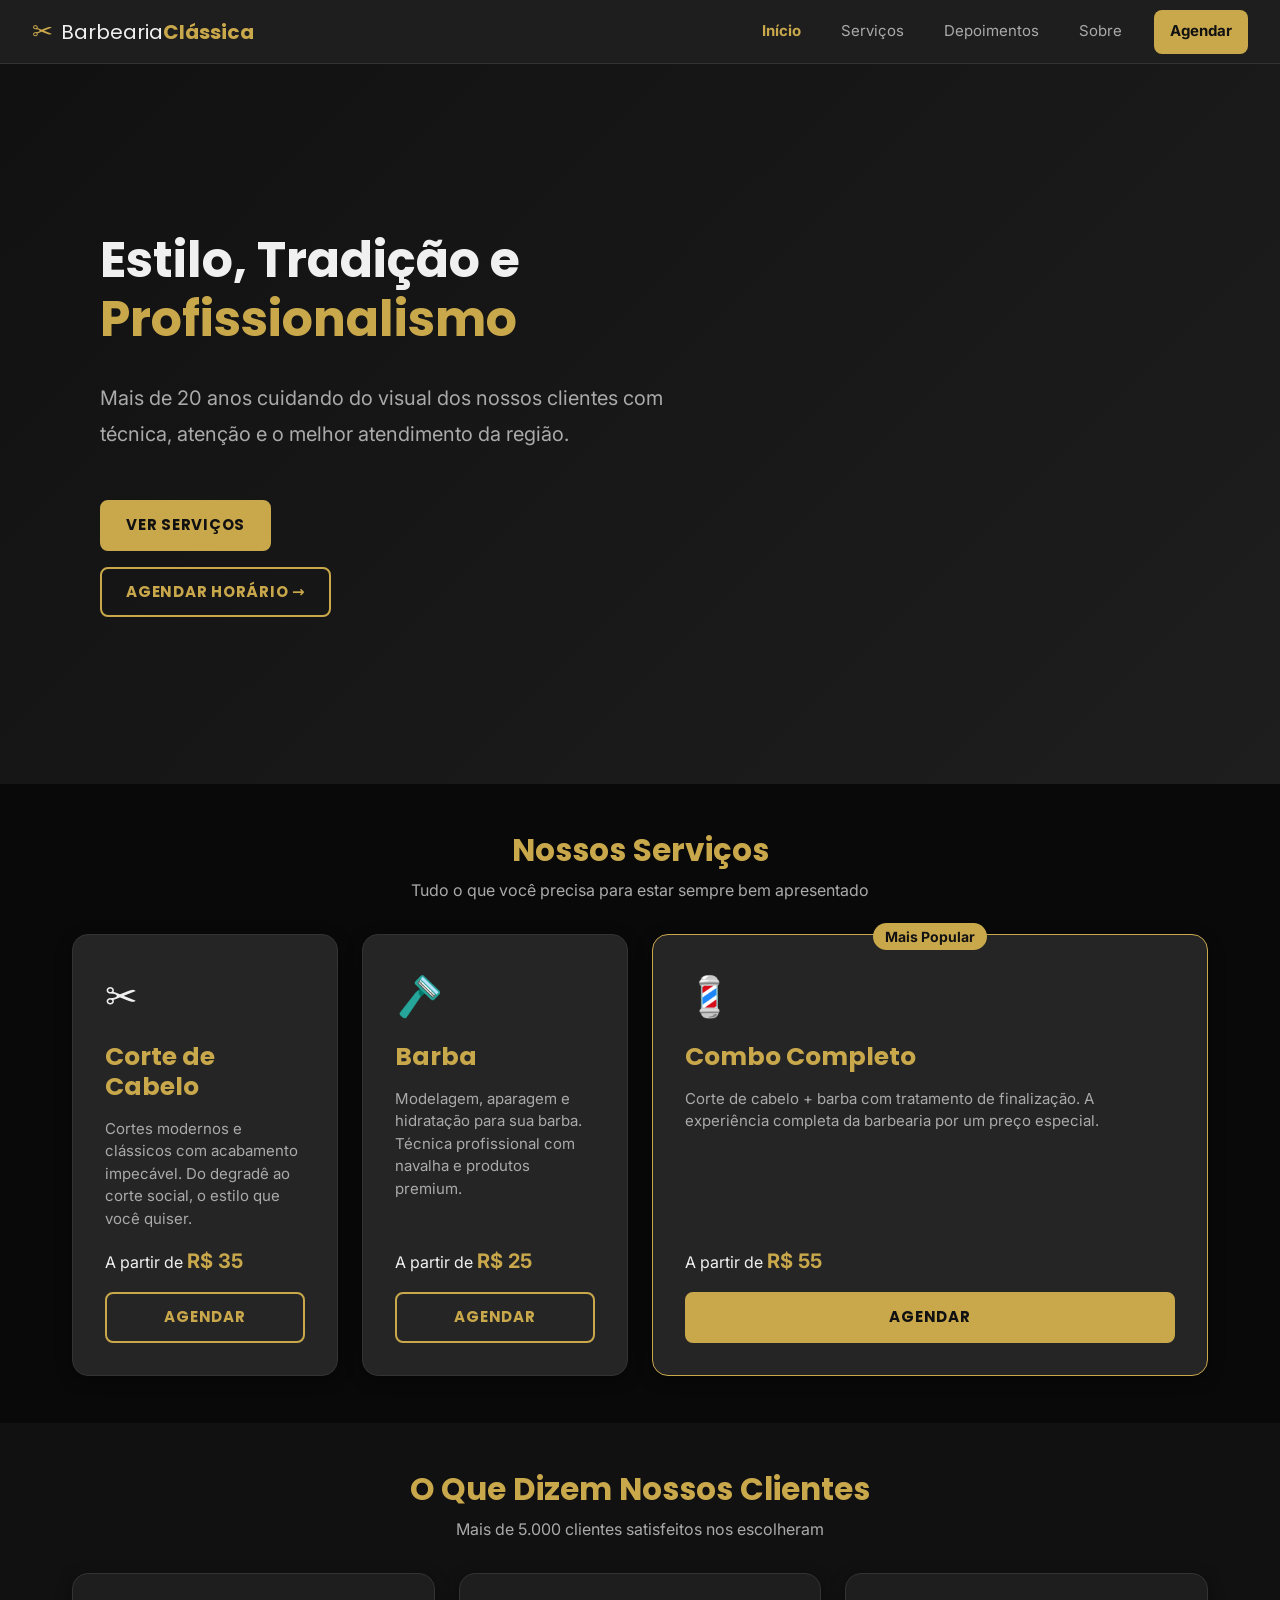
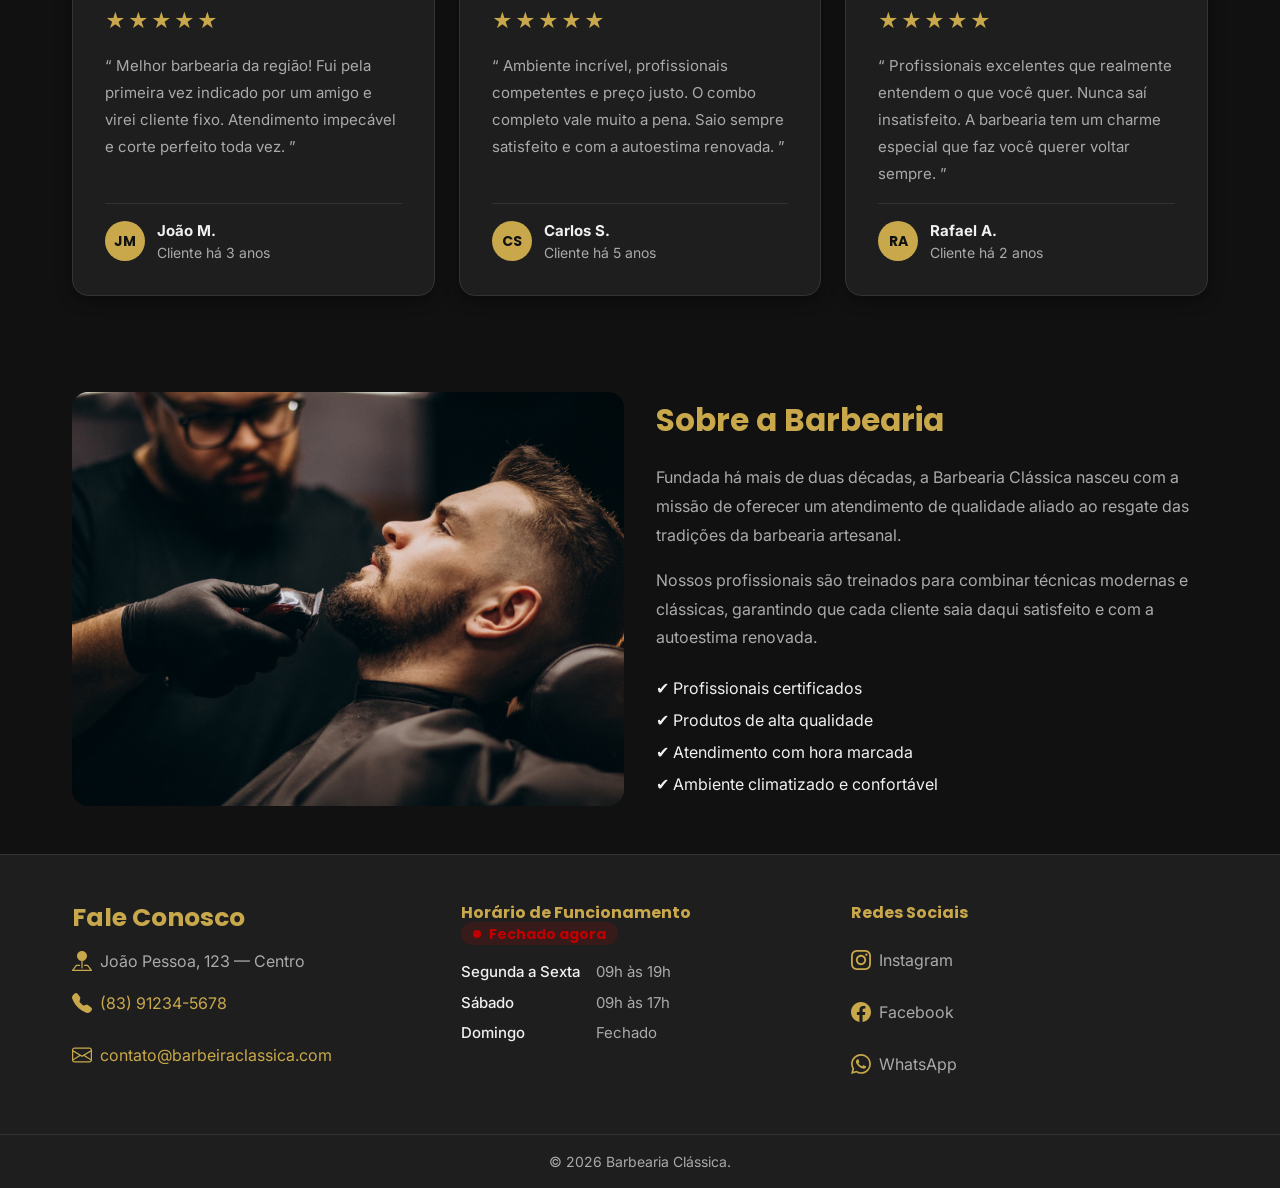
<file: index.html>
<!DOCTYPE html>
<html lang="pt-BR">
  <head>
    <meta charset="UTF-8" />
    <meta name="viewport" content="width=device-width, initial-scale=1.0" />
    <meta name="description" content="Barbearia Clássica — Corte, barba e estilo com tradição e profissionalismo." />

    <!-- Open Graph -->
    <meta property="og:type"        content="website" />
    <meta property="og:title"       content="Barbearia Clássica" />
    <meta property="og:description" content="Mais de 20 anos cuidando do visual dos nossos clientes com técnica, atenção e o melhor atendimento da região." />
    <meta property="og:image"       content="/og-image.jpg" />

    <!-- Favicon inline SVG -->
    <link rel="icon" type="image/svg+xml" href="data:image/svg+xml,%3Csvg xmlns='http://www.w3.org/2000/svg' viewBox='0 0 100 100'%3E%3Ctext y='.9em' font-size='90'%3E%E2%9C%82%3C/text%3E%3C/svg%3E" />

    <title>Barbearia Clássica</title>

    <!-- Google Fonts: Poppins (headings) + Inter (body) -->
    <link rel="preconnect" href="https://fonts.googleapis.com" />
    <link rel="preconnect" href="https://fonts.gstatic.com" crossorigin />
    <link href="https://fonts.googleapis.com/css2?family=Inter:wght@400;500;700&family=Poppins:wght@400;500;700&display=swap" rel="stylesheet" />

    <!-- Design Token System + ITCSS -->
    <link rel="stylesheet" href="css/main.css" />
  </head>

  <body>

    <!-- ===== HEADER / NAVEGAÇÃO ===== -->
    <header class="header">
      <a href="#hero" class="logo" aria-label="Barbearia Clássica — Início">
        <span class="logo__icone" aria-hidden="true">✂</span>
        <span class="logo__nome">Barbearia<strong>Clássica</strong></span>
      </a>

      <!-- Hamburguer menu (CSS only) -->
      <input type="checkbox" id="nav-toggle" class="nav-toggle" aria-label="Abrir menu" />
      <label for="nav-toggle" class="nav-toggle-label" aria-hidden="true">
        <span></span>
        <span></span>
        <span></span>
      </label>

      <nav class="nav" aria-label="Navegação principal">
        <ul class="nav__lista">
          <li><a href="#hero"        class="nav__link">Início</a></li>
          <li><a href="#servicos"    class="nav__link">Serviços</a></li>
          <li><a href="#depoimentos" class="nav__link">Depoimentos</a></li>
          <li><a href="#sobre"       class="nav__link">Sobre</a></li>
          <li><a href="agendamento.html"     class="nav__link nav__link--cta">Agendar</a></li>
        </ul>
      </nav>
    </header>

    <main>

      <!-- ===== HERO ===== -->
      <section id="hero" class="hero" aria-labelledby="hero-titulo">
        <div class="hero__conteudo">
          <h1 id="hero-titulo" class="hero__titulo">
            Estilo, Tradição e<br />
            <span class="destaque">Profissionalismo</span>
          </h1>
          <p class="hero__subtitulo">
            Mais de 20 anos cuidando do visual dos nossos clientes com técnica,
            atenção e o melhor atendimento da região.
          </p>
          <a href="#servicos" class="btn btn--primario">Ver Serviços</a>
          <a href="agendamento.html"  class="btn btn--secundario">Agendar Horário &#8594;</a>
        </div>
        <div class="hero__imagem" aria-hidden="true">
          <video
            class="hero__video"
            src="assets/videos/barbearia.mp4"
            autoplay
            muted
            loop
            playsinline
          ></video>
        </div>
      </section>

      <!-- ===== SERVIÇOS ===== -->
      <section id="servicos" class="servicos" aria-labelledby="servicos-titulo">
        <video
          class="servicos__video-fundo"
          src="assets/videos/barbearia_fundo.mp4"
          autoplay
          muted
          loop
          playsinline
          aria-hidden="true"
        ></video>
        <div class="container">
          <h2 id="servicos-titulo" class="secao__titulo reveal">Nossos Serviços</h2>
          <p class="secao__subtitulo reveal" data-delay="1">
            Tudo o que você precisa para estar sempre bem apresentado
          </p>

          <div class="cards-grid">

            <article class="card reveal" data-delay="1" aria-labelledby="card-corte-titulo">
              <div class="card__icone" aria-hidden="true">✂</div>
              <h3 id="card-corte-titulo" class="card__titulo">Corte de Cabelo</h3>
              <p class="card__descricao">
                Cortes modernos e clássicos com acabamento impecável. Do degradê
                ao corte social, o estilo que você quiser.
              </p>
              <p class="card__preco">A partir de <strong>R$ 35</strong></p>
              <a href="agendamento.html" class="btn btn--card">Agendar</a>
            </article>

            <article class="card reveal" data-delay="2" aria-labelledby="card-barba-titulo">
              <div class="card__icone" aria-hidden="true">🪒</div>
              <h3 id="card-barba-titulo" class="card__titulo">Barba</h3>
              <p class="card__descricao">
                Modelagem, aparagem e hidratação para sua barba. Técnica
                profissional com navalha e produtos premium.
              </p>
              <p class="card__preco">A partir de <strong>R$ 25</strong></p>
              <a href="agendamento.html" class="btn btn--card">Agendar</a>
            </article>

            <article class="card card--destaque reveal" data-delay="3" aria-labelledby="card-combo-titulo">
              <span class="card__badge">Mais Popular</span>
              <div class="card__icone" aria-hidden="true">💈</div>
              <h3 id="card-combo-titulo" class="card__titulo">Combo Completo</h3>
              <p class="card__descricao">
                Corte de cabelo + barba com tratamento de finalização. A
                experiência completa da barbearia por um preço especial.
              </p>
              <p class="card__preco">A partir de <strong>R$ 55</strong></p>
              <a href="agendamento.html" class="btn btn--primario">Agendar</a>
            </article>

          </div>
        </div>
      </section>

      <!-- ===== DEPOIMENTOS ===== -->
      <section id="depoimentos" class="depoimentos" aria-labelledby="depoimentos-titulo">
        <div class="container">
          <h2 id="depoimentos-titulo" class="secao__titulo reveal">O Que Dizem Nossos Clientes</h2>
          <p class="secao__subtitulo reveal" data-delay="1">
            Mais de 5.000 clientes satisfeitos nos escolheram
          </p>

          <div class="depoimentos__grid">

            <article class="depoimento reveal" data-delay="1" aria-label="Depoimento de João M.">
              <div class="depoimento__estrelas" aria-label="Avaliação: 5 de 5 estrelas">
                <span aria-hidden="true">★★★★★</span>
              </div>
              <blockquote class="depoimento__texto">
                Melhor barbearia da região! Fui pela primeira vez indicado por um amigo e virei cliente fixo. Atendimento impecável e corte perfeito toda vez.
              </blockquote>
              <footer class="depoimento__autor">
                <div class="depoimento__avatar" aria-hidden="true">JM</div>
                <div>
                  <p class="depoimento__nome">João M.</p>
                  <p class="depoimento__cargo">Cliente há 3 anos</p>
                </div>
              </footer>
            </article>

            <article class="depoimento reveal" data-delay="2" aria-label="Depoimento de Carlos S.">
              <div class="depoimento__estrelas" aria-label="Avaliação: 5 de 5 estrelas">
                <span aria-hidden="true">★★★★★</span>
              </div>
              <blockquote class="depoimento__texto">
                Ambiente incrível, profissionais competentes e preço justo. O combo completo vale muito a pena. Saio sempre satisfeito e com a autoestima renovada.
              </blockquote>
              <footer class="depoimento__autor">
                <div class="depoimento__avatar" aria-hidden="true">CS</div>
                <div>
                  <p class="depoimento__nome">Carlos S.</p>
                  <p class="depoimento__cargo">Cliente há 5 anos</p>
                </div>
              </footer>
            </article>

            <article class="depoimento reveal" data-delay="3" aria-label="Depoimento de Rafael A.">
              <div class="depoimento__estrelas" aria-label="Avaliação: 5 de 5 estrelas">
                <span aria-hidden="true">★★★★★</span>
              </div>
              <blockquote class="depoimento__texto">
                Profissionais excelentes que realmente entendem o que você quer. Nunca saí insatisfeito. A barbearia tem um charme especial que faz você querer voltar sempre.
              </blockquote>
              <footer class="depoimento__autor">
                <div class="depoimento__avatar" aria-hidden="true">RA</div>
                <div>
                  <p class="depoimento__nome">Rafael A.</p>
                  <p class="depoimento__cargo">Cliente há 2 anos</p>
                </div>
              </footer>
            </article>

          </div>
        </div>
      </section>

      <!-- ===== SOBRE ===== -->
      <section id="sobre" class="sobre" aria-labelledby="sobre-titulo">
        <div class="container sobre__grid">
          <div class="sobre__imagem reveal">
            <img
              src="assets/images/barbearia.jpg"
              alt="Interior da Barbearia Clássica"
              class="sobre__foto"
              loading="lazy"
            />
          </div>
          <div class="sobre__conteudo reveal" data-delay="1">
            <h2 id="sobre-titulo" class="secao__titulo">Sobre a Barbearia</h2>
            <p>
              Fundada há mais de duas décadas, a Barbearia Clássica nasceu com a
              missão de oferecer um atendimento de qualidade aliado ao resgate
              das tradições da barbearia artesanal.
            </p>
            <p>
              Nossos profissionais são treinados para combinar técnicas modernas e
              clássicas, garantindo que cada cliente saia daqui satisfeito e com
              a autoestima renovada.
            </p>
            <ul class="sobre__lista" aria-label="Diferenciais">
              <li>✔ Profissionais certificados</li>
              <li>✔ Produtos de alta qualidade</li>
              <li>✔ Atendimento com hora marcada</li>
              <li>✔ Ambiente climatizado e confortável</li>
            </ul>
          </div>
        </div>
      </section>

    </main>

    <!-- ===== FOOTER ===== -->
    <footer class="footer" aria-labelledby="footer-titulo">
      <div class="container footer__grid">
        <div class="footer__info">
          <h2 id="footer-titulo" class="footer__titulo">Fale Conosco</h2>
          <address>
            <p>
              <img src="assets/icons/loc.svg" alt="" aria-hidden="true" class="footer__icone" />
              João Pessoa, 123 — Centro
            </p>
            <p>
              <img src="assets/icons/telefone.svg" alt="" aria-hidden="true" class="footer__icone" />
              <a href="tel:+558312345678" class="footer__link">(83) 91234-5678</a>
            </p>
            <p>
              <img src="assets/icons/mail.svg" alt="" aria-hidden="true" class="footer__icone" />
              <a href="mailto:contato@barbeariaclassica.com" class="footer__link">contato@barbeiraclassica.com</a>
            </p>
          </address>
        </div>

        <div class="footer__horario">
          <h3 class="footer__subtitulo">
            Horário de Funcionamento
            <span id="status-funcionamento" aria-live="polite"></span>
          </h3>
          <dl class="horario">
            <dt>Segunda a Sexta</dt>
            <dd>09h às 19h</dd>
            <dt>Sábado</dt>
            <dd>09h às 17h</dd>
            <dt>Domingo</dt>
            <dd>Fechado</dd>
          </dl>
        </div>

        <div class="footer__social">
          <h3 class="footer__subtitulo">Redes Sociais</h3>
          <nav aria-label="Redes sociais">
            <ul class="social__lista">
              <li>
                <a href="#" class="social__link" aria-label="Instagram da Barbearia Clássica">
                  <img src="assets/icons/instagram.svg" alt="" aria-hidden="true" class="footer__icone" />
                  Instagram
                </a>
              </li>
              <li>
                <a href="#" class="social__link" aria-label="Facebook da Barbearia Clássica">
                  <img src="assets/icons/facebook.svg" alt="" aria-hidden="true" class="footer__icone" />
                  Facebook
                </a>
              </li>
              <li>
                <a href="#" class="social__link" aria-label="WhatsApp da Barbearia Clássica">
                  <img src="assets/icons/whatsapp.svg" alt="" aria-hidden="true" class="footer__icone" />
                  WhatsApp
                </a>
              </li>
            </ul>
          </nav>
        </div>
      </div>

      <div class="footer__rodape">
        <p>© <span class="footer__ano">2025</span> Barbearia Clássica.</p>
      </div>
    </footer>

    <script src="js/main.js" defer></script>
  </body>
</html>
</file>
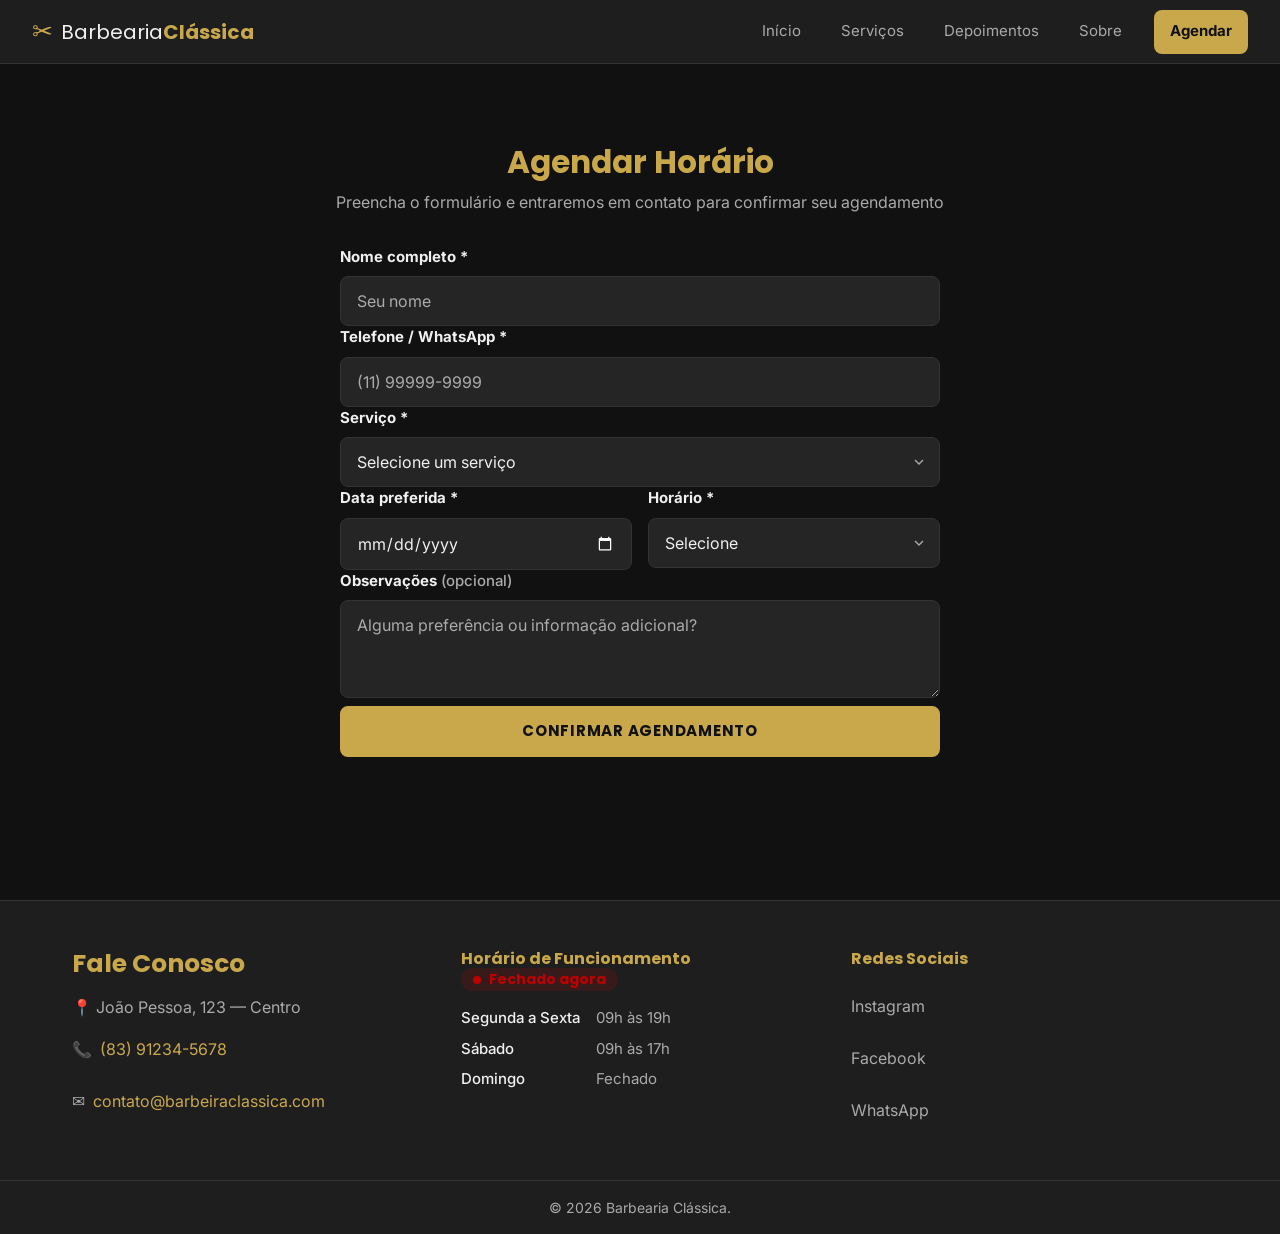
<file: agendamento.html>
<!DOCTYPE html>
<html lang="pt-BR">
  <head>
    <meta charset="UTF-8" />
    <meta name="viewport" content="width=device-width, initial-scale=1.0" />
    <meta name="description" content="Agende seu horário na Barbearia Clássica. Preencha o formulário e entraremos em contato para confirmar." />

    <!-- Open Graph -->
    <meta property="og:type"        content="website" />
    <meta property="og:title"       content="Agendar Horário — Barbearia Clássica" />
    <meta property="og:description" content="Agende seu horário na Barbearia Clássica. Preencha o formulário e entraremos em contato para confirmar." />
    <meta property="og:image"       content="assets/images/og-image.jpg" />

    <!-- Favicon inline SVG -->
    <link rel="icon" type="image/svg+xml" href="data:image/svg+xml,%3Csvg xmlns='http://www.w3.org/2000/svg' viewBox='0 0 100 100'%3E%3Ctext y='.9em' font-size='90'%3E%E2%9C%82%3C/text%3E%3C/svg%3E" />

    <title>Agendar Horário — Barbearia Clássica</title>

    <!-- Google Fonts: Poppins (headings) + Inter (body) -->
    <link rel="preconnect" href="https://fonts.googleapis.com" />
    <link rel="preconnect" href="https://fonts.gstatic.com" crossorigin />
    <link href="https://fonts.googleapis.com/css2?family=Inter:wght@400;500;700&family=Poppins:wght@400;500;700&display=swap" rel="stylesheet" />

    <!-- Design Token System + ITCSS -->
    <link rel="stylesheet" href="css/main.css" />
  </head>

  <body>

    <!-- ===== HEADER / NAVEGAÇÃO ===== -->
    <header class="header">
      <a href="index.html" class="logo" aria-label="Barbearia Clássica — Início">
        <span class="logo__icone" aria-hidden="true">✂</span>
        <span class="logo__nome">Barbearia<strong>Clássica</strong></span>
      </a>

      <!-- Hamburguer menu (CSS only) -->
      <input type="checkbox" id="nav-toggle" class="nav-toggle" aria-label="Abrir menu" />
      <label for="nav-toggle" class="nav-toggle-label" aria-hidden="true">
        <span></span>
        <span></span>
        <span></span>
      </label>

      <nav class="nav" aria-label="Navegação principal">
        <ul class="nav__lista">
          <li><a href="index.html"             class="nav__link">Início</a></li>
          <li><a href="index.html#servicos"    class="nav__link">Serviços</a></li>
          <li><a href="index.html#depoimentos" class="nav__link">Depoimentos</a></li>
          <li><a href="index.html#sobre"       class="nav__link">Sobre</a></li>
          <li><a href="agendamento.html"       class="nav__link nav__link--cta" aria-current="page">Agendar</a></li>
        </ul>
      </nav>
    </header>

    <main>

      <!-- ===== AGENDAMENTO ===== -->
      <section class="agendamento agendamento--pagina" aria-labelledby="agendamento-titulo">
        <div class="container">
          <h1 id="agendamento-titulo" class="secao__titulo reveal">Agendar Horário</h1>
          <p class="secao__subtitulo reveal" data-delay="1">
            Preencha o formulário e entraremos em contato para confirmar seu agendamento
          </p>

          <form class="agendamento__form reveal" data-delay="2" novalidate>

            <div class="form__grupo">
              <label for="nome" class="form__label">Nome completo <span aria-hidden="true">*</span></label>
              <input
                type="text"
                id="nome"
                name="nome"
                class="form__input"
                placeholder="Seu nome"
                autocomplete="name"
                required
              />
            </div>

            <div class="form__grupo">
              <label for="telefone" class="form__label">Telefone / WhatsApp <span aria-hidden="true">*</span></label>
              <input
                type="tel"
                id="telefone"
                name="telefone"
                class="form__input"
                placeholder="(11) 99999-9999"
                autocomplete="tel"
                required
              />
            </div>

            <div class="form__grupo">
              <label for="servico" class="form__label">Serviço <span aria-hidden="true">*</span></label>
              <select id="servico" name="servico" class="form__select" required>
                <option value="" disabled selected>Selecione um serviço</option>
                <option value="corte">Corte de Cabelo — R$ 35</option>
                <option value="barba">Barba — R$ 25</option>
                <option value="combo">Combo Completo — R$ 55</option>
              </select>
            </div>

            <div class="form__linha">
              <div class="form__grupo">
                <label for="data" class="form__label">Data preferida <span aria-hidden="true">*</span></label>
                <input type="date" id="data" name="data" class="form__input" required />
              </div>
              <div class="form__grupo">
                <label for="horario" class="form__label">Horário <span aria-hidden="true">*</span></label>
                <select id="horario" name="horario" class="form__select" required>
                  <option value="" disabled selected>Selecione</option>
                  <option value="09:00">09:00</option>
                  <option value="10:00">10:00</option>
                  <option value="11:00">11:00</option>
                  <option value="13:00">13:00</option>
                  <option value="14:00">14:00</option>
                  <option value="15:00">15:00</option>
                  <option value="16:00">16:00</option>
                  <option value="17:00">17:00</option>
                  <option value="18:00">18:00</option>
                </select>
              </div>
            </div>

            <div class="form__grupo">
              <label for="mensagem" class="form__label">Observações <span class="form__label-opcional">(opcional)</span></label>
              <textarea
                id="mensagem"
                name="mensagem"
                class="form__textarea"
                placeholder="Alguma preferência ou informação adicional?"
                rows="3"
              ></textarea>
            </div>

            <button type="submit" class="btn btn--primario form__submit">
              Confirmar Agendamento
            </button>

          </form>
        </div>
      </section>

    </main>

    <!-- ===== FOOTER ===== -->
    <footer class="footer" aria-labelledby="footer-titulo">
      <div class="container footer__grid">
        <div class="footer__info">
          <h2 id="footer-titulo" class="footer__titulo">Fale Conosco</h2>
          <address>
            <p>📍 João Pessoa, 123 — Centro</p>
            <p>📞 <a href="tel:+558312345678" class="footer__link">(83) 91234-5678</a></p>
            <p>✉ <a href="mailto:contato@barbeariaclassica.com" class="footer__link">contato@barbeiraclassica.com</a></p>
          </address>
        </div>

        <div class="footer__horario">
          <h3 class="footer__subtitulo">
            Horário de Funcionamento
            <span id="status-funcionamento" aria-live="polite"></span>
          </h3>
          <dl class="horario">
            <dt>Segunda a Sexta</dt>
            <dd>09h às 19h</dd>
            <dt>Sábado</dt>
            <dd>09h às 17h</dd>
            <dt>Domingo</dt>
            <dd>Fechado</dd>
          </dl>
        </div>

        <div class="footer__social">
          <h3 class="footer__subtitulo">Redes Sociais</h3>
          <nav aria-label="Redes sociais">
            <ul class="social__lista">
              <li><a href="#" class="social__link" aria-label="Instagram da Barbearia Clássica">Instagram</a></li>
              <li><a href="#" class="social__link" aria-label="Facebook da Barbearia Clássica">Facebook</a></li>
              <li><a href="#" class="social__link" aria-label="WhatsApp da Barbearia Clássica">WhatsApp</a></li>
            </ul>
          </nav>
        </div>
      </div>

      <div class="footer__rodape">
        <p>© <span class="footer__ano">2025</span> Barbearia Clássica.</p>
      </div>
    </footer>

    <script src="js/main.js" defer></script>
  </body>
</html>
</file>
<file: css/main.css>
/* =====================================================
   main.css — ponto de entrada do sistema visual
   Apenas importa tokens e camadas em ordem de precedência
   ===================================================== */

@layer tokens, reset, base, layout, components, utilities;

@import "./tokens/primitives.css" layer(tokens);
@import "./tokens/semantic.css" layer(tokens);
@import "./tokens/spacing.css" layer(tokens);
@import "./tokens/typography.css" layer(tokens);

@import "./reset.css" layer(reset);
@import "./base.css" layer(base);
@import "./layout.css" layer(layout);

@import "./components/nav.css" layer(components);
@import "./components/hero.css" layer(components);
@import "./components/card.css" layer(components);
@import "./components/depoimentos.css" layer(components);
@import "./components/sobre.css" layer(components);
@import "./components/agendamento.css" layer(components);
@import "./components/footer.css" layer(components);
@import "./components/animations.css" layer(components);

@import "./utilities.css" layer(utilities);
</file>
